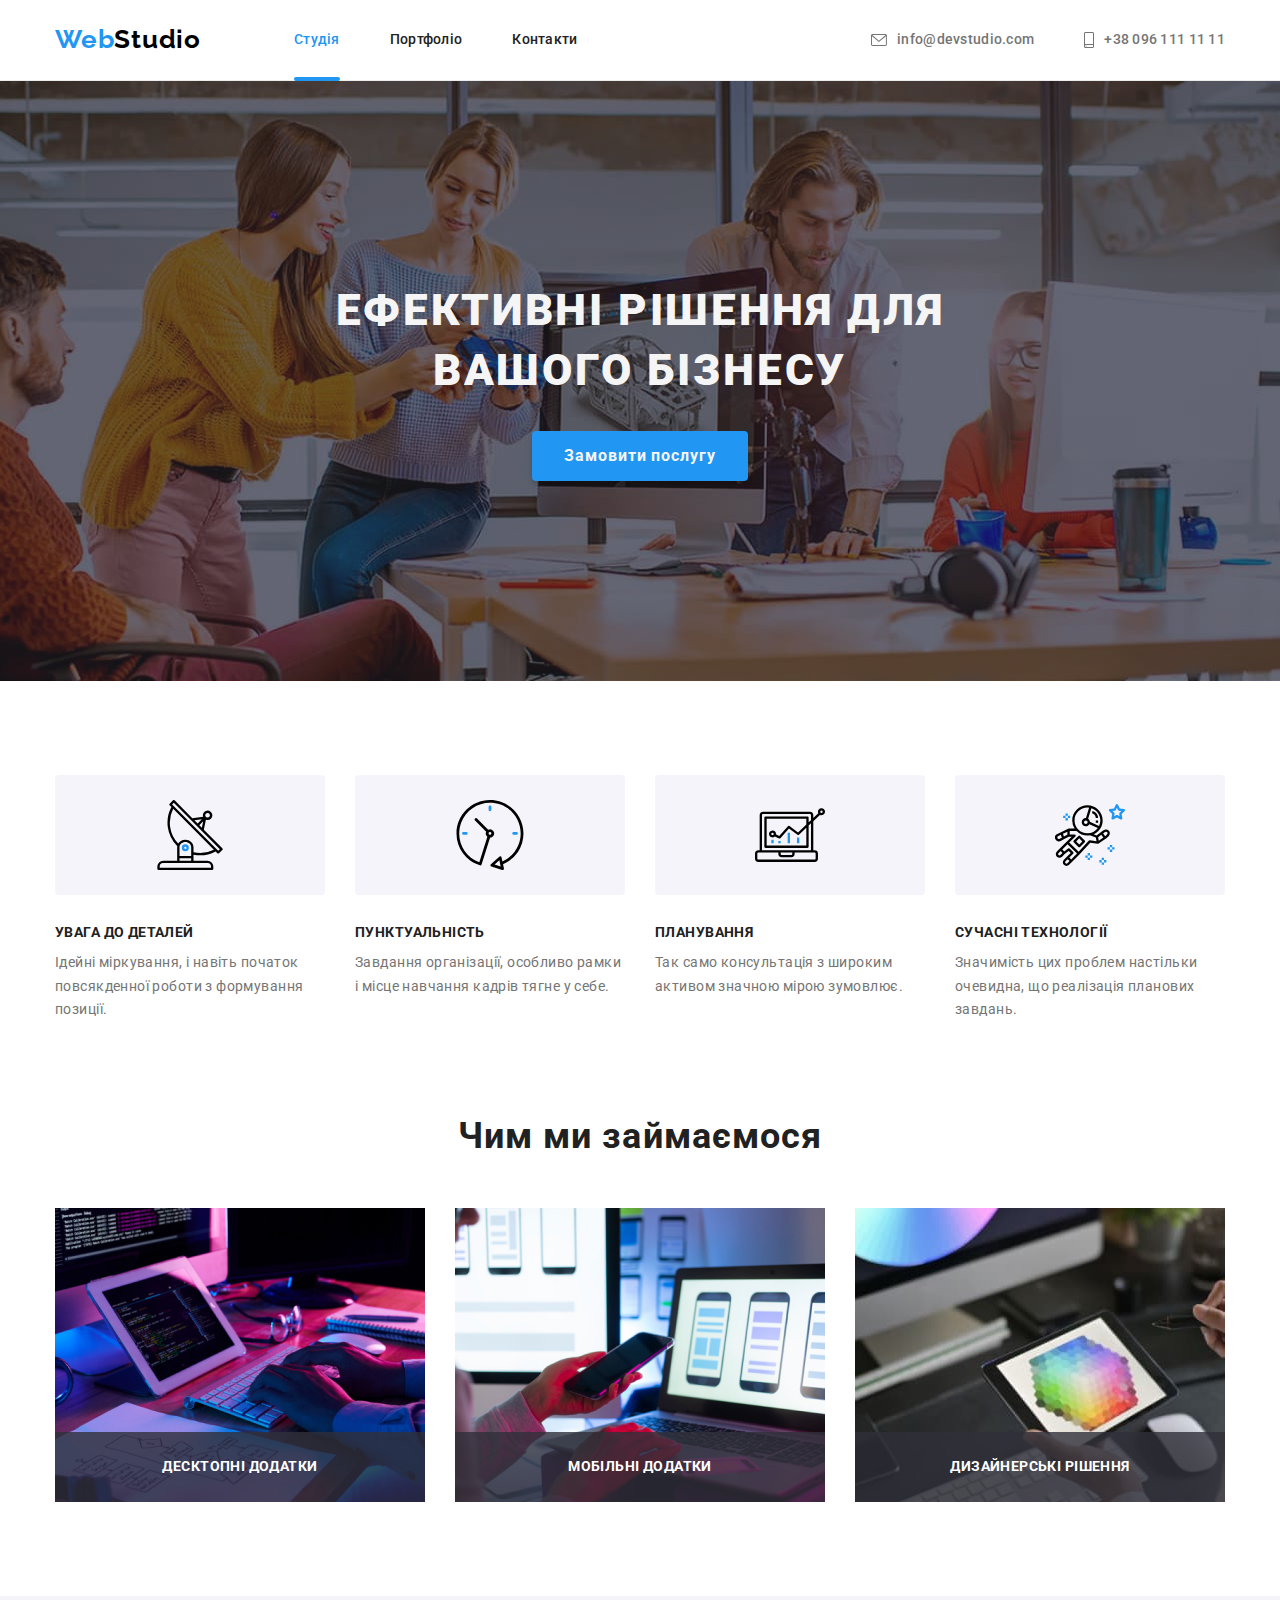
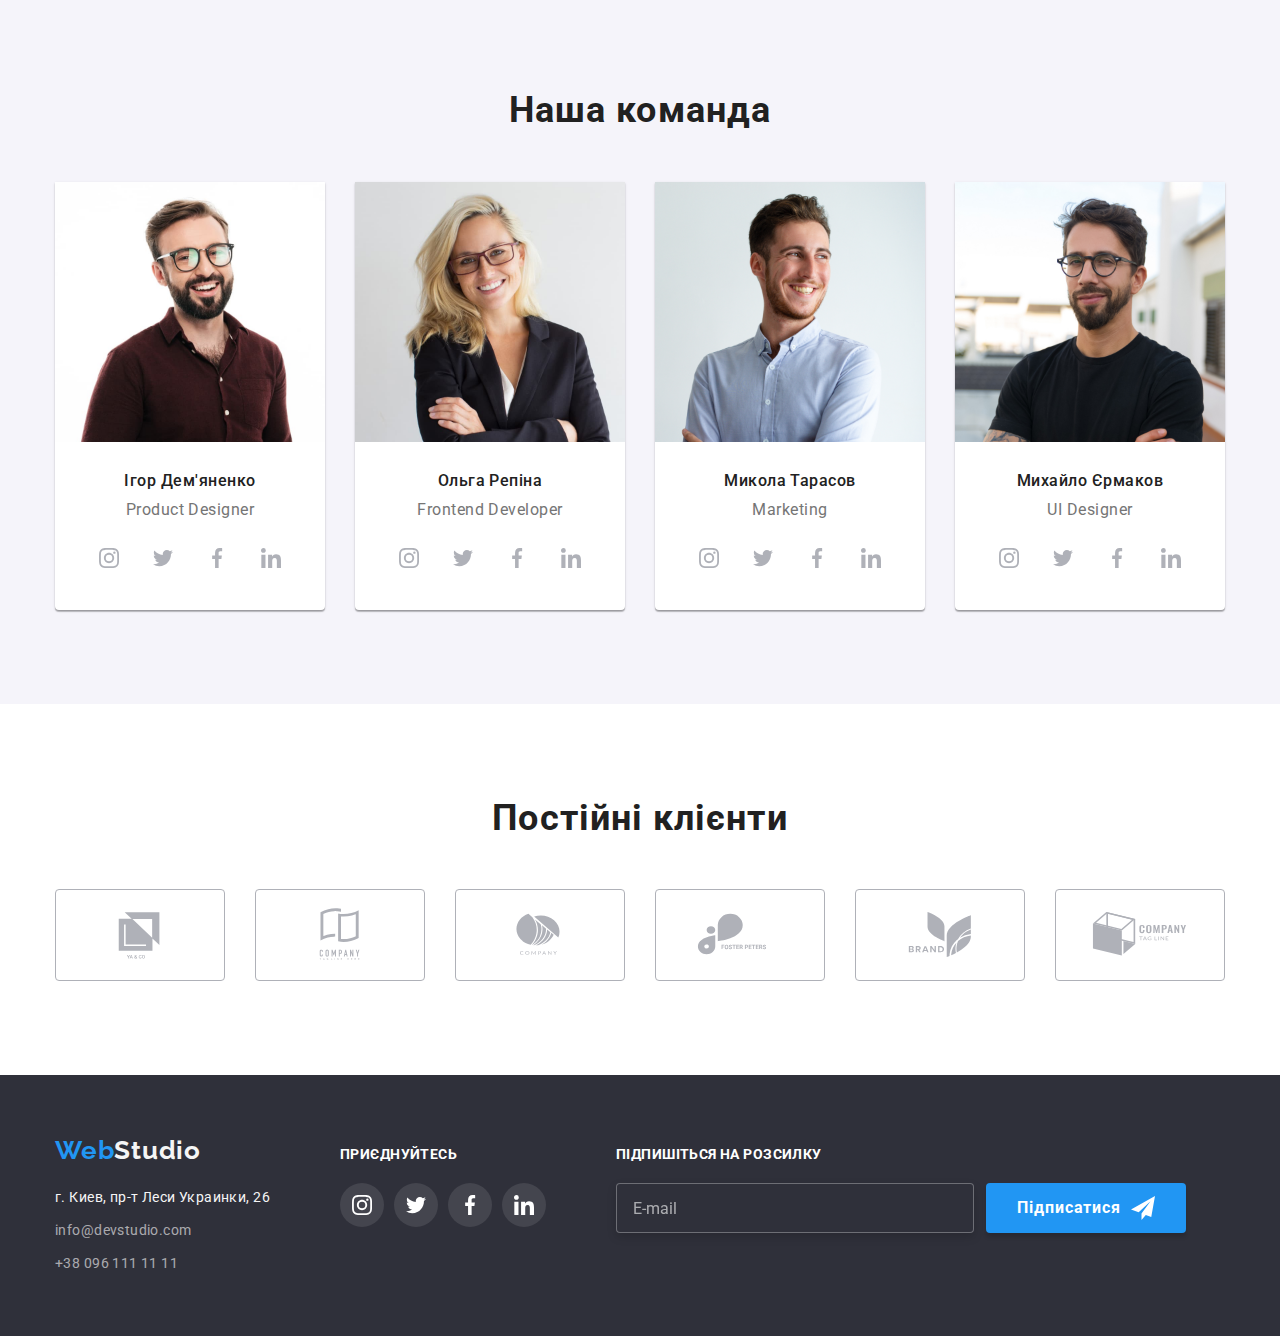
<file: index.html>
<!DOCTYPE html>
<html lang="uk">
<head>
    <meta charset="UTF-8">
    <meta http-equiv="X-UA-Compatible" content="IE=edge">
    <meta name="viewport" content="width, initial-scale=1.0">
    <title>Document</title>
    <link
      rel="stylesheet"
      href="https://cdnjs.cloudflare.com/ajax/libs/modern-normalize/1.1.0/modern-normalize.css"
      integrity="sha512-Y0MM+V6ymRKN2zStTqzQ227DWhhp4Mzdo6gnlRnuaNCbc+YN/ZH0sBCLTM4M0oSy9c9VKiCvd4Jk44aCLrNS5Q=="
      crossorigin="anonymous"
      referrerpolicy="no-referrer"
    />
    <link rel="preconnect" href="https://fonts.googleapis.com">
    <link rel="preconnect" href="https://fonts.gstatic.com" crossorigin>
    <link
      href="https://fonts.googleapis.com/css2?family=Raleway:wght@700&family=Roboto:wght@400;500;700;900&display=swap"
      rel="stylesheet">
    <link rel="stylesheet" href="./css/styles.css">
</head>
<body>
    <header class="header">
        <div class="container">
        <a href="./index.html" class="logo">Web<span class="logo-black">Studio</span></a>
            <nav>
            <ul class="header-item list">
                <li><a href="./index.html" class="header-link current">Студія</a></li>
                <li><a href="./portfolio.html" class="header-link">Портфоліо</a></li>
                <li><a href="" class="header-link">Контакти</a></li>
            </ul>     
        </nav>
        <ul class="contact-item list">
            <li class="contact-list-list"><a href="mailto:info@devstudio.com" class="contact-link">
                <svg class="contact-icon" width="16" height="12">
                    <use href="./images/icons.svg#icon-envelope"></use>
                </svg>
                  info@devstudio.com</a>
            </li>
            <li><a href="tel:+380961111111" class="contact-link">
                <svg class="contact-icon" width="10" height="16">
                    <use href="./images/icons.svg#icon-vector"></use>
                  </svg>
                  +38 096 111 11 11</a>
            </li>
        </ul>
        </div>
    </header>
    <main>
        <section class="order">
        <div class="container">
        <h1 class="order-title">Ефективні рішення для вашого бізнесу</h1>
        <button type="button" class="order-btn" data-modal-open>Замовити послугу</button>
        </div>
        </section>
        <section class="section features-content">
            <div class="container">
            <h2 class="visually-hidden">Особливості</h2>
            <ul class="features list">
            <li class="features-item">
                <div class="features-box">
                    <svg class="features-img" width="70" height="70">
                        <use href="./images/icons.svg#icon-antenna"></use>
                      </svg>
                </div>
                <h3 class="benefits">увага до деталей</h3>
                <p class="ben-about">Ідейні міркування, і навіть початок повсякденної роботи з формування позиції.</p>
            </li>
            <li class="features-item">
                <div class="features-box">
                    <svg class="features-img" width="70" height="70">
                        <use href="./images/icons.svg#icon-clock"></use>
                    </svg>
                </div>
                <h3 class="benefits">пунктуальність</h3>
                <p class="ben-about">Завдання організації, особливо рамки і місце навчання кадрів тягне у себе.</p>
            </li>
            <li class="features-item">
                <div class="features-box">
                    <svg class="features-img" width="70" height="70">
                        <use href="./images/icons.svg#icon-diagram"></use>
                    </svg>
                </div>
                <h3 class="benefits">планування</h3>
                <p class="ben-about">Так само консультація з широким активом значною мірою зумовлює.</p>
            </li>
            <li class="features-item">
                <div class="features-box">
                    <svg class="features-img" width="70" height="70">
                        <use href="./images/icons.svg#icon-astronaut"></use>
                    </svg>
                </div>
                <h3 class="benefits">сучасні технології</h3>
                <p class="ben-about">Значимість цих проблем настільки очевидна, що реалізація планових завдань.</p>
            </li>
            </ul>
            </div>
        </section>
        <section class="section about-section">
            <div class="container">
            <h2 class="about">Чим ми займаємося</h2>
            <ul class="list employment">
            <li class="employment-item">
                <img src="./images/photo1.jpg" alt="фото1" width="370" height="295" class="employment-image">
                <p class="employment-text">Десктопні додатки</p>
            </li>
            <li class="employment-item">
                <img src="./images/photo2.jpg" alt="фото2" width="370" height="295" class="employment-image">
                <p class="employment-text">Мобільні додатки</p>
            </li>
            <li class="employment-item">
                <img src="./images/photo3.jpg" alt="фото3" width="370" height="295" class="employment-image">
                <p class="employment-text">Дизайнерські рішення</p>
            </li>
            </ul>
            </div>
        </section>
        <section class="team-sec section">
            <div class="container">
            <h2 class="team-title">Наша команда</h2>
                    <ul class="team list">
                    <li class="team-win">
                        <img class="team-image" src="./images/photo4.jpg" alt="ігор" width="270" height="260">
                        <div class="team-box">
                            <h3 class="team-name">Ігор Дем'яненко</h3>
                            <p lang="en" class="team-text">Product Designer</p>
                            <ul class="team-soc list">
                                <li class="team-soc-item">
                                    <a href="" class="team-soc-link">
                                        <svg class="team-soc-icon" width="20" height="20">
                                          <use href="./images/icons.svg#icon-instagram"></use>
                                        </svg>
                                    </a>
                                </li>
                                <li class="team-soc-item">
                                    <a href="" class="team-soc-link">
                                        <svg class="team-soc-icon" width="20" height="20">
                                          <use href="./images/icons.svg#icon-twitter"></use>
                                        </svg>
                                    </a>
                                </li>
                                <li class="team-soc-item">
                                    <a href="" class="team-soc-link">
                                        <svg class="team-soc-icon" width="20" height="20">
                                          <use href="./images/icons.svg#icon-facebook"></use>
                                        </svg>
                                    </a>
                                </li>
                                <li class="team-soc-item">
                                    <a href="" class="team-soc-link">
                                    <svg class="team-soc-icon" width="20" height="20">
                                      <use href="./images/icons.svg#icon-linkedin"></use>
                                    </svg>
                                  </a>
                                </li>
                            </ul>
                        </div>               
                    </li>
                    <li class="team-win">
                        <img class="team-image" src="./images/photo5.jpg" alt="ольга" width="270" height="260">
                        <div class="team-box">
                            <h3 class="team-name">Ольга Репіна</h3>
                            <p lang="en" class="team-text">Frontend Developer</p>
                            <ul class="team-soc list">
                                <li class="team-soc-item">
                                    <a href="" class="team-soc-link">
                                        <svg class="team-soc-icon" width="20" height="20">
                                          <use href="./images/icons.svg#icon-instagram"></use>
                                        </svg>
                                    </a>
                                </li>
                                <li class="team-soc-item">
                                    <a href="" class="team-soc-link">
                                        <svg class="team-soc-icon" width="20" height="20">
                                          <use href="./images/icons.svg#icon-twitter"></use>
                                        </svg>
                                    </a>
                                </li>
                                <li class="team-soc-item">
                                    <a href="" class="team-soc-link">
                                        <svg class="team-soc-icon" width="20" height="20">
                                          <use href="./images/icons.svg#icon-facebook"></use>
                                        </svg>
                                    </a>
                                </li>
                                <li class="team-soc-item">
                                    <a href="" class="team-soc-link">
                                    <svg class="team-soc-icon" width="20" height="20">
                                      <use href="./images/icons.svg#icon-linkedin"></use>
                                    </svg>
                                  </a>
                                </li>
                            </ul>
                        </div>
                    </li>
                    <li class="team-win">
                        <img class="team-image" src="./images/photo6.jpg" alt="микола" width="270" height="260">
                        <div class="team-box">
                            <h3 class="team-name">Микола Тарасов</h3>
                            <p lang="en" class="team-text">Marketing</p>
                            <ul class="team-soc list">
                                <li class="team-soc-item">
                                    <a href="" class="team-soc-link">
                                        <svg class="team-soc-icon" width="20" height="20">
                                          <use href="./images/icons.svg#icon-instagram"></use>
                                        </svg>
                                    </a>
                                </li>
                                <li class="team-soc-item">
                                    <a href="" class="team-soc-link">
                                        <svg class="team-soc-icon" width="20" height="20">
                                          <use href="./images/icons.svg#icon-twitter"></use>
                                        </svg>
                                    </a>
                                </li>
                                <li class="team-soc-item">
                                    <a href="" class="team-soc-link">
                                        <svg class="team-soc-icon" width="20" height="20">
                                          <use href="./images/icons.svg#icon-facebook"></use>
                                        </svg>
                                    </a>
                                </li>
                                <li class="team-soc-item">
                                    <a href="" class="team-soc-link">
                                    <svg class="team-soc-icon" width="20" height="20">
                                      <use href="./images/icons.svg#icon-linkedin"></use>
                                    </svg>
                                  </a>
                                </li>
                            </ul>
                        </div>
                   </li>
                    <li class="team-win">
                        <img class="team-image" src="./images/photo7.jpg" alt="михайло" width="270" height="260">
                        <div class="team-box">
                            <h3 class="team-name">Михайло Єрмаков</h3>
                            <p lang="en" class="team-text">UI Designer</p>
                            <ul class="team-soc list">
                                <li class="team-soc-item">
                                    <a href="" class="team-soc-link">
                                        <svg class="team-soc-icon" width="20" height="20">
                                          <use href="./images/icons.svg#icon-instagram"></use>
                                        </svg>
                                    </a>
                                </li>
                                <li class="team-soc-item">
                                    <a href="" class="team-soc-link">
                                        <svg class="team-soc-icon" width="20" height="20">
                                          <use href="./images/icons.svg#icon-twitter"></use>
                                        </svg>
                                    </a>
                                </li>
                                <li class="team-soc-item">
                                    <a href="" class="team-soc-link">
                                        <svg class="team-soc-icon" width="20" height="20">
                                          <use href="./images/icons.svg#icon-facebook"></use>
                                        </svg>
                                    </a>
                                </li>
                                <li class="team-soc-item">
                                    <a href="" class="team-soc-link">
                                    <svg class="team-soc-icon" width="20" height="20">
                                      <use href="./images/icons.svg#icon-linkedin"></use>
                                    </svg>
                                  </a>
                                </li>
                            </ul>
                        </div>
                    </li>
                </ul>
            </div>
        </section>
        <section class="section">
            <div class="container">
                <h2 class="team-title">Постійні клієнти</h2>
                <ul class="customers-list list">
                    <li class="customers-item">
                        <a href="" class="customers-link">
                            <svg class="customers-logo" width="106" height="60">
                              <use href="./images/icons.svg#icon-logo"></use>
                            </svg>
                          </a>
                    </li>
                    <li class="customers-item">
                        <a href="" class="customers-link">
                            <svg class="customers-logo" width="106" height="60">
                              <use href="./images/icons.svg#icon-logo-1"></use>
                            </svg>
                          </a>
                    </li>
                    <li class="customers-item">
                        <a href="" class="customers-link">
                            <svg class="customers-logo" width="106" height="60">
                              <use href="./images/icons.svg#icon-logo-2"></use>
                            </svg>
                          </a>
                    </li>
                    <li class="customers-item">
                        <a href="" class="customers-link">
                            <svg class="customers-logo" width="106" height="60">
                              <use href="./images/icons.svg#icon-logo-3"></use>
                            </svg>
                          </a>
                    </li>
                    <li class="customers-item">
                        <a href="" class="customers-link">
                            <svg class="customers-logo" width="106" height="60">
                              <use href="./images/icons.svg#icon-logo-4"></use>
                            </svg>
                          </a>
                    </li>
                    <li class="customers-item">
                        <a href="" class="customers-link">
                            <svg class="customers-logo" width="106" height="60">
                              <use href="./images/icons.svg#icon-logo-5"></use>
                            </svg>
                          </a>
                    </li>
                </ul>

            </div>

        </section>
    </main>
    <footer class="footer">
        <div class="container">
            <div class="footer-info">
                <div class="footer-adress-section">
            <a href="./index.html" class="logo-footer">Web<span class="logo-white">Studio</span></a>
            <address class="adress">
                <ul class="footer-adress list">
                    <li class="footer-list"><a href="https://goo.gl/maps/CPtrU1FHBa2aNyZL9" class="adress-nav" target="_blank" rel="noopener noreferrer nofollow">г. Киев, пр-т Леси Украинки, 26</a></li>
                    <li class="footer-list"><a href="mailto:info@devstudio.com" class="main-nav">info@devstudio.com</a></li>
                    <li class="footer-list"><a href="tel:+380961111111" class="main-nav">+38 096 111 11 11</a></li>
                </ul>
            </address>
                </div>
                <div class="footer-soc">
                    <p class="footer-soc-title">приєднуйтесь</p>
                    <ul class="footer-soc-list list">
                        <li class="footer-soc-items">
                            <a class="footer-soc-link" href="">
                                <svg class="footer-soc-icon" width="20" height="20">
                                  <use href="./images/icons.svg#icon-instagram"></use>
                                </svg>
                              </a>
                        </li>
                        <li class="footer-soc-items">
                            <a class="footer-soc-link" href="">
                                <svg class="footer-soc-icon" width="20" height="20">
                                  <use href="./images/icons.svg#icon-twitter"></use>
                                </svg>
                              </a>
                        </li>
                        <li class="footer-soc-items">
                            <a class="footer-soc-link" href="">
                                <svg class="footer-soc-icon" width="20" height="20">
                                  <use href="./images/icons.svg#icon-facebook"></use>
                                </svg>
                              </a>
                        </li>
                        <li class="footer-soc-items">
                            <a class="footer-soc-link" href="">
                                <svg class="footer-soc-icon" width="20" height="20">
                                  <use href="./images/icons.svg#icon-linkedin"></use>
                                </svg>
                              </a>
                        </li>
                    </ul>
                </div>
                <form class="subscription-form">
                    <label for="footer-email" class="footer-subscription-text">Підпишіться на розсилку</label>
                    <div class="footer-subscription">
                        <input type="email" class="footer-input" name="footer-email"
                        id="footer-email" placeholder="E-mail">
                        <button type="button" class="subscription-btn">
                            Підписатися
                            <svg class="footer-mail-icon" width="24" height="24">
                                <use href="./images/icons.svg#icon-send"></use>
                            </svg>
                        </button>
                    </div>
                </form>
             </div>
        </div>
    </footer>
    <div class="backdrop is-hidden" data-modal>
        <div class="modal">
            <button type="button" class="modal-close" data-modal-close>
                <svg class="modal-close-icon" width="18" height="18">
                    <use href="./images/icons.svg#icon-close"></use>
                </svg>
            </button>
            <p class="modal-title">Залиште свої дані, ми вам передзвонимо</p>
            <form class="modal-form">
                <div class="input-field">
                    <label for="user-name" class="inpute-title">Ім'я</label>
                    <span class="input-wrap">
                        <input type="text" class="form-input" name="user-name" id="user-name"/>
                        <svg class="input-icon" width="18" height="18">
                        <use href="./images/icons.svg#icon-input-person"></use>
                        </svg>
                    </span>
                </div>
                <div class="input-field">
                    <label for="user-tel" class="inpute-title">Телефон</label>
                    <span class="input-wrap">
                      <input type="tel" class="form-input" name="user-tel" id="user-tel" />
                      <svg class="input-icon" width="18" height="18">
                        <use href="./images/icons.svg#icon-input-phone"></use>
                      </svg>
                    </span>
                  </div>
                  <div class="input-field">
                    <label for="user-mail" class="inpute-title">Пошта</label>
                    <span class="input-wrap">
                      <input type="email" class="form-input" name="user-mail" id="user-mail" />
                      <svg class="input-icon" width="18" height="18">
                        <use href="./images/icons.svg#icon-input-email"></use>
                      </svg>
                    </span>
                  </div>
                  <div class="comment-field">
                    <label for="user-comment" class="inpute-title">Коментар</label>
                    <textarea
                      name="user-comment"
                      id="user-comment"
                      cols="30"
                      rows="10"
                      class="modal-text"
                      placeholder="Введіть текст"
                    ></textarea>
                  </div>
                  <div class="checkbox-field">
                    <input
                      type="checkbox"
                      name="user-policy"
                      value="true"
                      class="input-check visually-hidden"
                      id="user-policy"/>
                    <label for="user-policy" class="check-text">
                        <span class="check-icon">
                            <svg class="icon-check" width="16" height="15">
                                <use href="./images/icons.svg#icon-check"></use>
                            </svg>
                        </span>
                        <span>
                            Погоджуюся з розсилкою та приймаю
                            <a href="" class="check-text-link">Умови договору</a>
                        </span>
            </label>
                  </div>
                  <button type="submit" class="check-btn">Відправити</button>     
            </form>
        </div>
    </div>
    <script src="./js/modal.js"></script>
</body>
</html>
</file>
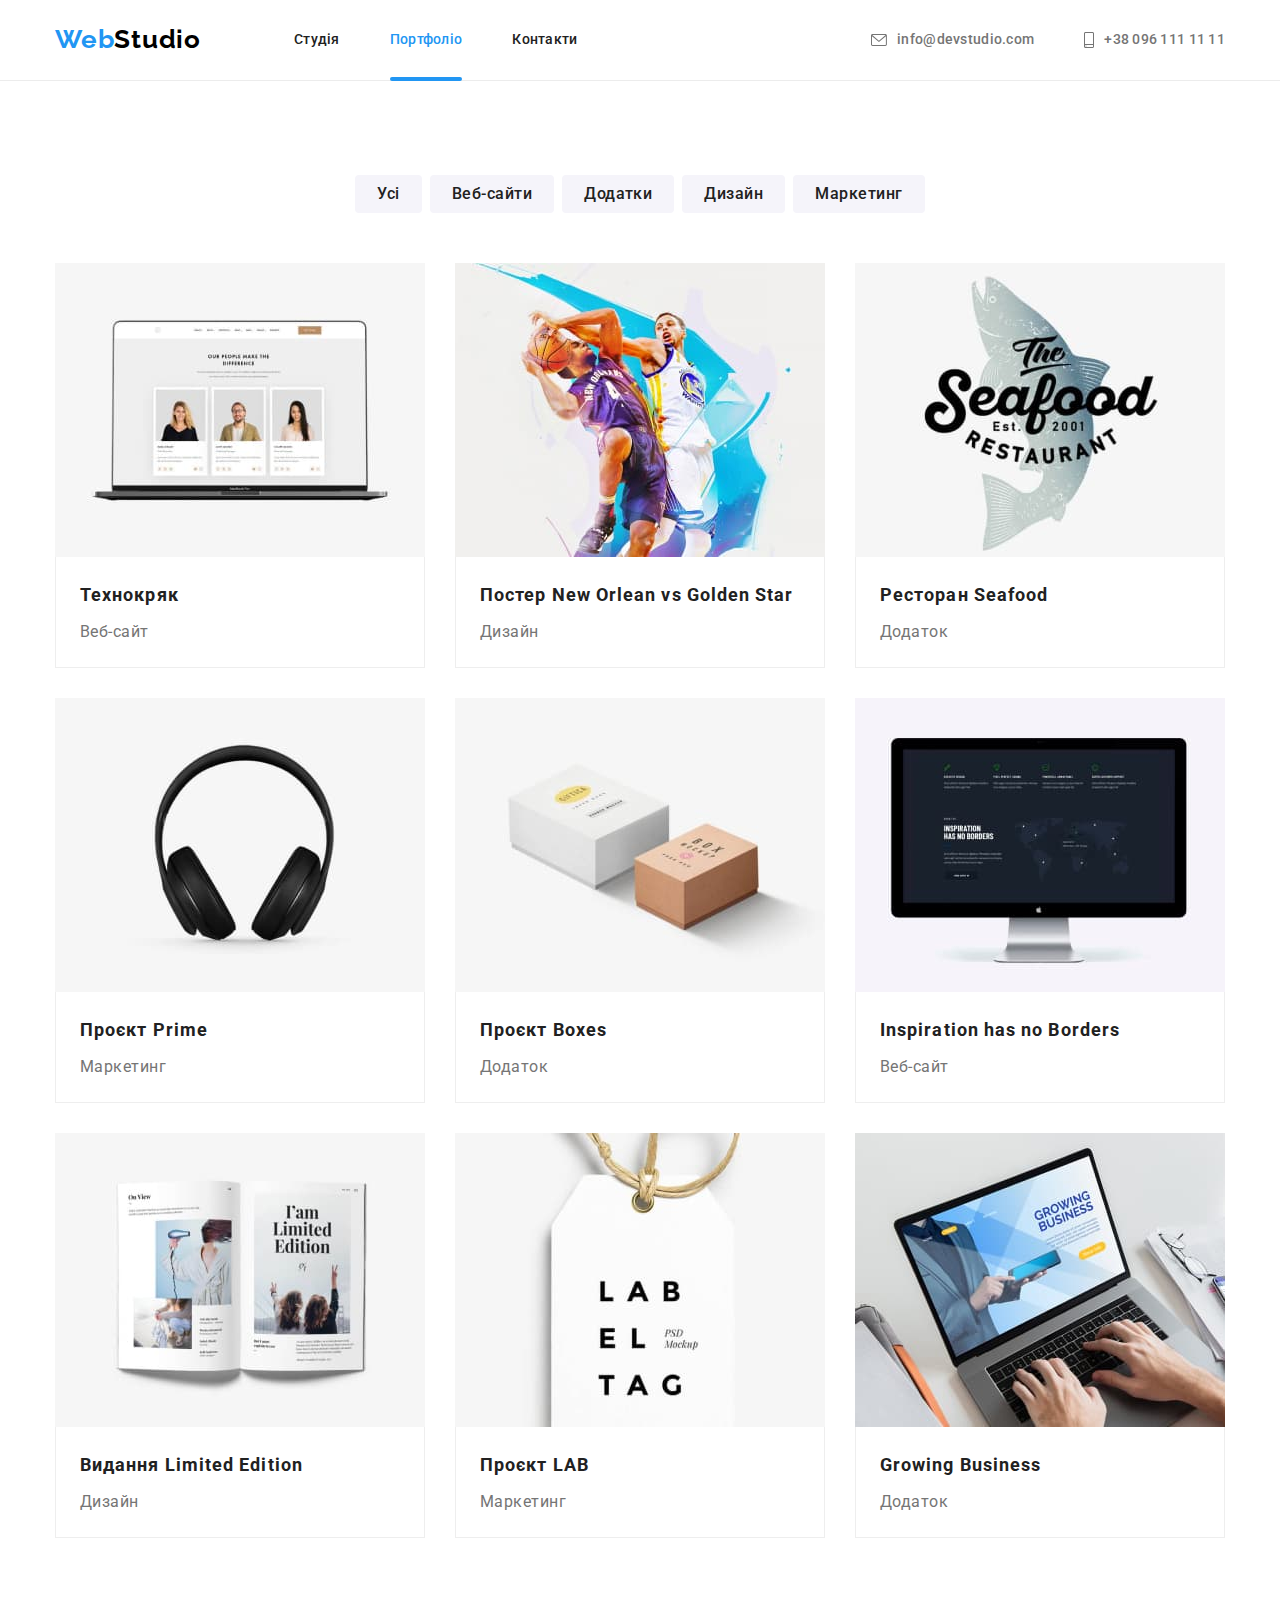
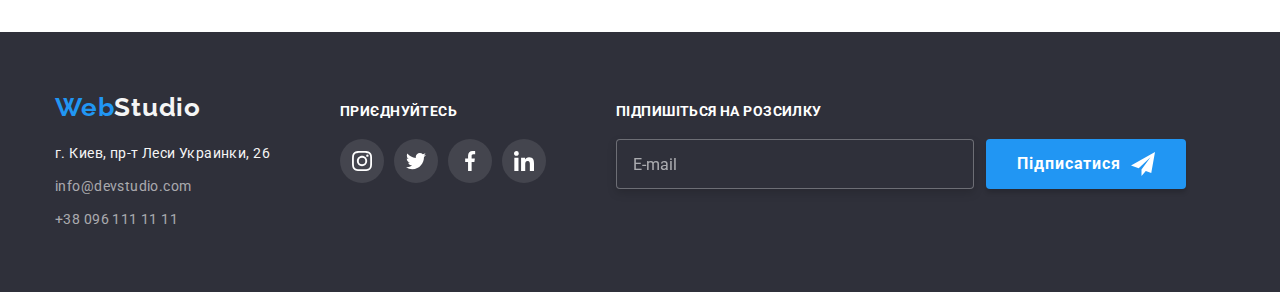
<file: portfolio.html>
<!DOCTYPE html>
<html lang="uk">
<head>
    <meta charset="UTF-8">
    <meta http-equiv="X-UA-Compatible" content="IE=edge">
    <meta name="viewport" content="width, initial-scale=1.0">
    <title>Document</title>
    <link
      rel="stylesheet"
      href="https://cdnjs.cloudflare.com/ajax/libs/modern-normalize/1.1.0/modern-normalize.css"
      integrity="sha512-Y0MM+V6ymRKN2zStTqzQ227DWhhp4Mzdo6gnlRnuaNCbc+YN/ZH0sBCLTM4M0oSy9c9VKiCvd4Jk44aCLrNS5Q=="
      crossorigin="anonymous"
      referrerpolicy="no-referrer"
    />
    <link rel="preconnect" href="https://fonts.googleapis.com">
    <link rel="preconnect" href="https://fonts.gstatic.com" crossorigin>
    <link
      href="https://fonts.googleapis.com/css2?family=Raleway:wght@700&family=Roboto:wght@400;500;700;900&display=swap"
      rel="stylesheet">
    <link rel="stylesheet" href="./css/styles.css">
</head>
<body>
    <header class="header">
        <div class="container">
        <a href="./index.html" class="logo">Web<span class="logo-black">Studio</span></a>
            <nav>
            <ul class="header-item list">
                <li><a href="./index.html" class="header-link">Студія</a></li>
                <li><a href="./portfolio.html" class="header-link current">Портфоліо</a></li>
                <li><a href="" class="header-link">Контакти</a></li>
            </ul>     
        </nav>
        <ul class="contact-item list">
            <li class="contact-list-list"><a href="mailto:info@devstudio.com" class="contact-link">
                <svg class="contact-icon" width="16" height="12">
                    <use href="./images/icons.svg#icon-envelope"></use>
                </svg>
                  info@devstudio.com</a>
            </li>
            <li><a href="tel:+380961111111" class="contact-link">
                <svg class="contact-icon" width="10" height="16">
                    <use href="./images/icons.svg#icon-vector"></use>
                  </svg>
                  +38 096 111 11 11</a>
            </li>
        </ul>
        </div>
    </header>
    <main>
        <section class="section">
        <div class="container">
        <h1 class="visually-hidden">Наші продукти</h1>
            <ul class="portfolio">
                <li class="list"><button type="button" class="fil-btn">Усі</button></li>
                <li class="list"><button type="button" class="fil-btn">Веб-сайти</button></li>
                <li class="list"><button type="button" class="fil-btn">Додатки</button></li>
                <li class="list"><button type="button" class="fil-btn">Дизайн</button></li>
                <li class="list"><button type="button" class="fil-btn">Маркетинг</button></li>
            </ul>
            <ul class="portfolio-tech">
                <li class="projects list">
                    <a href="" class="portfolio-link">
                        <div class="portfolio-wrap">
                            <img src="./images/techno.jpg" alt="технокряк" width="370" height="295">
                            <p class="portfolio-top-text">Ресурс пропонує комплексні пропозиції з різним рівнем функціоналу та сервісів.
                                Все це дозволить відвідувачу отримати вичерпні відомості про компанію чи
                                приватну особу.</p>
                        </div>
                        <div class="portfolio-block">
                            <h2 class="projects-name">Технокряк</h2>
                            <p class="projects-class">Веб-сайт</p>
                        </div>
                    </a>
                </li>
                <li class="projects list">
                    <a href="" class="portfolio-link">
                        <div class="portfolio-wrap">
                            <img src="./images/nba.jpg" alt="постер" width="370" height="295">
                            <p class="portfolio-top-text">Ресурс пропонує комплексні пропозиції з різним рівнем функціоналу та сервісів.
                                Все це дозволить відвідувачу отримати вичерпні відомості про компанію чи
                                приватну особу.</p>
                        </div>
                        <div class="portfolio-block">
                            <h2 class="projects-name">Постер <span lang="en">New Orlean vs Golden Star</span></h2>
                            <p class="projects-class">Дизайн</p>
                        </div>
                    </a>
                </li>
                <li class="projects list">
                    <a href="" class="portfolio-link">
                        <div class="portfolio-wrap">
                            <img src="./images/seafood.jpg" alt="риба" width="370" height="295">
                            <p class="portfolio-top-text">Ресурс пропонує комплексні пропозиції з різним рівнем функціоналу та сервісів.
                                Все це дозволить відвідувачу отримати вичерпні відомості про компанію чи
                                приватну особу.</p>
                        </div>
                        <div class="portfolio-block">
                            <h2 class="projects-name">Ресторан <span lang="en">Seafood</span></h2>
                            <p class="projects-class">Додаток</p>
                        </div>
                    </a>
                </li>
                <li class="projects list">
                    <a href="" class="portfolio-link">
                        <div class="portfolio-wrap">
                            <img src="./images/prime.jpg" alt="веб" width="370" height="295">
                            <p class="portfolio-top-text">Ресурс пропонує комплексні пропозиції з різним рівнем функціоналу та сервісів.
                                Все це дозволить відвідувачу отримати вичерпні відомості про компанію чи
                                приватну особу.</p>
                        </div>
                        <div class="portfolio-block">
                            <h2 class="projects-name">Проєкт <span lang="en">Prime</span></h2>
                            <p class="projects-class">Маркетинг</p>
                        </div>
                    </a>
                </li>
                <li class="projects list">
                    <a href="" class="portfolio-link">
                        <div class="portfolio-wrap">
                            <img src="./images/boxes.jpg" alt="коробка" width="370" height="295">
                            <p class="portfolio-top-text">Ресурс пропонує комплексні пропозиції з різним рівнем функціоналу та сервісів.
                                Все це дозволить відвідувачу отримати вичерпні відомості про компанію чи
                                приватну особу.</p>
                            </div>
                        <div class="portfolio-block">
                            <h2 class="projects-name">Проєкт <span lang="en">Boxes</span></h2>
                            <p class="projects-class">Додаток</p>
                        </div>
                    </a>
                </li>
                <li class="projects list">
                    <a href="" class="portfolio-link">
                        <div class="portfolio-wrap">
                            <img src="./images/inspiration.jpg" alt="монітор" width="370" height="295">
                            <p class="portfolio-top-text">Ресурс пропонує комплексні пропозиції з різним рівнем функціоналу та сервісів.
                                Все це дозволить відвідувачу отримати вичерпні відомості про компанію чи
                                приватну особу.</p>
                        </div>
                        <div class="portfolio-block">
                            <h2 class="projects-name" lang="en">Inspiration has no Borders</h2>
                            <p class="projects-class">Веб-сайт</p>
                        </div>
                    </a>
                </li>
                <li class="projects list">
                    <a href="" class="portfolio-link">
                        <div class="portfolio-wrap">
                            <img src="./images/limited.jpg" alt="видання" width="370" height="295">
                            <p class="portfolio-top-text">Ресурс пропонує комплексні пропозиції з різним рівнем функціоналу та сервісів.
                                Все це дозволить відвідувачу отримати вичерпні відомості про компанію чи
                                приватну особу.</p>
                        </div>
                        <div class="portfolio-block">
                            <h2 class="projects-name">Видання <span lang="en">Limited Edition</span></h2>
                            <p class="projects-class">Дизайн</p>
                        </div>
                    </a>
                </li>
                <li class="projects list">
                    <a href="" class="portfolio-link">
                        <div class="portfolio-wrap">
                        <img src="./images/lab.jpg" alt="маркетинг" width="370" height="295">
                        <p class="portfolio-top-text">Ресурс пропонує комплексні пропозиції з різним рівнем функціоналу та сервісів.
                            Все це дозволить відвідувачу отримати вичерпні відомості про компанію чи
                            приватну особу.</p>
                        </div>
                    <div class="portfolio-block">
                        <h2 class="projects-name">Проєкт <span lang="en">LAB</span></h2>
                        <p class="projects-class">Маркетинг</p>
                    </div>
                     </a>
                </li>
                <li class="projects list">
                    <a href="" class="portfolio-link">
                        <div class="portfolio-wrap">
                        <img src="./images/business.jpg" alt="додаток" width="370" height="295">
                        <p class="portfolio-top-text">Ресурс пропонує комплексні пропозиції з різним рівнем функціоналу та сервісів.
                            Все це дозволить відвідувачу отримати вичерпні відомості про компанію чи
                            приватну особу.</p>
                        </div>
                    <div class="portfolio-block">
                        <h2 class="projects-name" lang="en">Growing Business</h2>
                        <p class="projects-class">Додаток</p>
                    </div>
                </a>
                 </li>
            </ul>
        </div>
        </section>
    </main>
    <footer class="footer">
        <div class="container">
            <div class="footer-info">
                <div class="footer-adress-section">
            <a href="./index.html" class="logo-footer">Web<span class="logo-white">Studio</span></a>
            <address class="adress">
                <ul class="footer-adress list">
                    <li class="footer-list"><a href="https://goo.gl/maps/CPtrU1FHBa2aNyZL9" class="adress-nav" target="_blank" rel="noopener noreferrer nofollow">г. Киев, пр-т Леси Украинки, 26</a></li>
                    <li class="footer-list"><a href="mailto:info@devstudio.com" class="main-nav">info@devstudio.com</a></li>
                    <li class="footer-list"><a href="tel:+380961111111" class="main-nav">+38 096 111 11 11</a></li>
                </ul>
            </address>
                </div>
                <div class="footer-soc">
                    <h2 class="footer-soc-title">приєднуйтесь</h2>
                    <ul class="footer-soc-list list">
                        <li class="footer-soc-items">
                            <a class="footer-soc-link" href="">
                                <svg class="footer-soc-icon" width="20" height="20">
                                  <use href="./images/icons.svg#icon-instagram"></use>
                                </svg>
                              </a>
                        </li>
                        <li class="footer-soc-items">
                            <a class="footer-soc-link" href="">
                                <svg class="footer-soc-icon" width="20" height="20">
                                  <use href="./images/icons.svg#icon-twitter"></use>
                                </svg>
                              </a>
                        </li>
                        <li class="footer-soc-items">
                            <a class="footer-soc-link" href="">
                                <svg class="footer-soc-icon" width="20" height="20">
                                  <use href="./images/icons.svg#icon-facebook"></use>
                                </svg>
                              </a>
                        </li>
                        <li class="footer-soc-items">
                            <a class="footer-soc-link" href="">
                                <svg class="footer-soc-icon" width="20" height="20">
                                  <use href="./images/icons.svg#icon-linkedin"></use>
                                </svg>
                              </a>
                        </li>
                    </ul>
                </div>
                <form class="subscription-form">
                    <label for="footer-email" class="footer-subscription-text">Підпишіться на розсилку</label>
                    <div class="footer-subscription">
                        <input type="email" class="footer-input" name="footer-email"
                        id="footer-email" placeholder="E-mail">
                        <button type="button" class="subscription-btn">
                            Підписатися
                            <svg class="footer-mail-icon" width="24" height="24">
                                <use href="./images/icons.svg#icon-send"></use>
                            </svg>
                        </button>
                    </div>
                </form>
             </div>
        </div>
    </footer> 
</body>
</html>
</file>
<file: css/styles.css>
:root {
    --secondary-white-color: #F5F5F5;
    --primary-white-color: #FFFFFF;
    --title-text-color: #212121;
    --primary-text-color: #757575;
    --accent-color: #2196F3;
    --modal-btn-close-color: #000;
}
body {
    background-color: var(--primary-white-color);
    color: var(--primary-text-color);
    font-family:'Roboto', sans-serif;
    font-style: normal;
}
h1,
h2,
h3,
p,
ul {
    margin: 0;
}
ul {
    padding: 0;
}
img {
    display: block;
    max-width: 100%;
    height: auto;
}
a {
    text-decoration: none;
}
.section {
    padding-top: 94px;
    padding-bottom: 94px;
}
.list {
    list-style: none;
}
.container {
    width: 1200px;
    padding-right: 15px;
    padding-left: 15px;
    margin: 0 auto;
    /*outline: 2px solid red;*/
}
.header .container {
    display: flex;
    align-items: center;
}
.logo {
    color: var(--accent-color);
    font-family: 'Raleway', sans-serif;
    font-weight: 700;
    font-size: 26px;
    line-height: 1.2;
    letter-spacing: 0.03em;
    text-decoration: none;

    display: inline-block;
    margin-right: 93px;
    align-items: center;
}
.logo-black {
    color: #000000;
}
.header {
    font-weight: 500;
    font-size: 14px;
    line-height: 1.14;
    background: var(--primary-white-color);
    border-bottom: 1px solid #ECECEC;
}
.header-link:hover,
.header-link:focus  {
    color: var(--accent-color);
}
.header-link {
    font-weight: 500;
    font-size: 14px;
    line-height: 1.14;
    letter-spacing: 0.02em;
    text-decoration: none;
    color: var(--title-text-color);

    display: block;
    padding: 32px 0 32px;

    transition-property: color;
    transition-duration: 250ms;
    transition-timing-function: cubic-bezier(0.4, 0, 0.2, 1);
}
.header-item .current {
    color: var(--accent-color);
    position: relative;
}
.header-item {
    text-align: center;
    display: flex;
    column-gap: 50px;
    margin-left: auto;
    color: var(--title-text-color);
}
.contact-item {
    display: flex;
    margin-left: auto;
    column-gap: 50px;
}
.contact-link {
    font-weight: 500;
    font-size: 14px;
    color: var(--primary-text-color);
    line-height: 1.14;
    letter-spacing: 0.02em;
    text-decoration: none;
    display: flex;
    align-items: center;

    transition-property: color;
    transition-duration: 250ms;
    transition-timing-function: cubic-bezier(0.4, 0, 0.2, 1);
}
.header-link.current::after {
    content: '';
    position: absolute;
    bottom: -1px;
    display: block;
    width: 100%;
    height: 4px;
    background-color: var(--accent-color);
    border-radius: 2px;
}
.contact-link:hover,
.contact-link:focus {
    color: var(--accent-color);
}
.contact-list-list {
    display: flex;
    align-items: center;
    justify-content: center;
}
.contact-icon {
    margin-right: 10px;
    fill: currentColor;
}
.order {
    background: #2F303A;
    padding: 200px 0;
    max-width: 1600px;
    margin: 0 auto;
    background-image: linear-gradient(rgba(47, 48, 58, 0.4), rgba(47, 48, 58, 0.4)), url(../images/hero-bg.jpg);
    background-repeat: no-repeat;
    background-position: center;
    background-size: cover;
}
.order-title {
    font-weight: 900;
    font-size: 44px;
    line-height: 1.36;
    letter-spacing: 0.06em;
    text-align: center;
    text-transform: uppercase;
    color: var(--secondary-white-color);

    max-width: 696px;
    margin: 0 auto;
    margin-bottom: 30px;
}
.order-btn {
    padding: 10px 32px;
    margin: 0 auto;
}
.order-btn {
    min-width: 216px;
    height: 50px;
    font-family: 'Roboto';
    background: var(--accent-color);
    box-shadow: 0px 4px 4px rgba(0, 0, 0, 0.15);
    font-weight: 700;
    font-size: 16px;
    line-height: 1.87;
    letter-spacing: 0.06em;
    color: var(--secondary-white-color);

    cursor: pointer;
    align-items: center;
    text-align: center;
    display: flex;
    border-radius: 4px;
    border: none;

    transition-property: background-color;
    transition-duration: 250ms;
    transition-timing-function: cubic-bezier(0.4, 0, 0.2, 1);
}
.order-btn:hover,
.order-btn:focus {
    background-color: #188CE8;
}
.features {
    display: flex;
    column-gap: 30px;
}
.features-img {
    display: flex;
    align-items: center;
    justify-content: center;
}
.features-box {
    width: 270px;
    height: 120px;
    background: #F5F4FA;
    border-radius: 4px;
    align-items: center;
    justify-content: center;
    margin-bottom: 30px;
    display: flex;
}
.features-item {
    flex-basis: calc((100% - 90px) / 4);
}
.benefits {
    font-weight: 700;
    font-size: 14px;
    line-height: 1.14;
    letter-spacing: 0.03em;
    text-transform: uppercase;
    color: var(--title-text-color);
    margin-bottom: 10px;
}
.ben-about {
    font-size: 14px;
    line-height: 1.71;
    letter-spacing: 0.03em;
}
.about-section {
    padding-top: 0;
}
.employment {
    display: flex;
    column-gap: 30px;
}
.employment-item {
    position: relative;
}
.about {
    font-weight: 700;
    font-size: 36px;
    line-height: 1.16;
    letter-spacing: 0.03em;
    color: var(--title-text-color);
    text-align: center;

    margin-bottom: 50px;
}
.employment-text {
    position: absolute;
    left: 0;
    bottom: 0;
    width: 100%;
    display: flex;
    justify-content: center;
    align-items: center;
    font-weight: 700;
    font-size: 14px;
    line-height: 1.14;
    letter-spacing: 0.03em;
    text-transform: uppercase;
    color: var(--primary-white-color);
    background: rgba(47, 48, 58, 0.8);
    height: 70px;
}
.team {
    display: flex;
    column-gap: 30px;
}
.team-sec {
    background-color: #F5F4FA;
}
.team-title {
    font-weight: 700;
    font-size: 36px;
    line-height: 1.16;
    letter-spacing: 0.03em;
    color: var(--title-text-color);
    text-align: center;

    margin-bottom: 50px;
}
.team-box {
    padding: 30px 0;
}
.team-soc {
    display: flex;
    justify-content: center;
    column-gap: 10px;
}
.team-soc-link {
    width: 44px;
    height: 44px;
    border-radius: 50%;
    display: flex;
    align-items: center;
    justify-content: center;

    transition-property: background-color;
    transition-duration: 250ms;
    transition-timing-function: cubic-bezier(0.4, 0, 0.2, 1);
}
.team-soc-icon {
    fill: #AFB1B8;

    transition-property: fill;
    transition-duration: 250ms;
    transition-timing-function: cubic-bezier(0.4, 0, 0.2, 1);
}
.team-soc-link:hover,
.team-soc-link:focus {
    background-color: var(--accent-color);
}
.team-soc-link:hover .team-soc-icon,
.team-soc-link:focus .team-soc-icon {
    fill: #FFFFFF;
}
.team-name {
    font-weight: 500;
    font-size: 16px;
    line-height: 1.18;
    letter-spacing: 0.03em;
    color: var(--title-text-color);
    text-align: center;

    margin-bottom: 10px;
}
.team-text {
    font-size: 16px;
    line-height: 1.18;
    letter-spacing: 0.03em;
    text-align: center;
    color: var(--primary-text-color);
    margin-bottom: 16px;
}
.team-win {
    background: #FFFFFF;
    box-shadow: 0px 1px 3px rgba(0, 0, 0, 0.12), 
    0px 1px 1px rgba(0, 0, 0, 0.14), 
    0px 2px 1px rgba(0, 0, 0, 0.2);
    border-radius: 0px 0px 4px 4px;

    width: calc((100% - 60px) / 3);
}
.customers-list {
    display: flex;
    align-items: center;
    justify-content: center;
    gap: 30px;
}
.customers-item {
    width: 170px;
    height: 92px;
}
.customers-link {
    display: flex;
    justify-content: center;
    align-items: center;
    width: 100%;
    height: 100%;
    border: 1px solid #AFB1B8;
    border-radius: 4px;

    transition-property: border-color;
    transition-duration: 250ms;
    transition-timing-function: cubic-bezier(0.4, 0, 0.2, 1);
}
.customers-logo {
    fill: #AFB1B8;

    transition-property: fill;
    transition-duration: 250ms;
    transition-timing-function: cubic-bezier(0.4, 0, 0.2, 1);
}
.customers-link:hover,
.customers-link:focus {
    border-color: #2196F3;
}
.customers-link:hover .customers-logo,
.customers-link:focus .customers-logo {
    fill: #2196F3;
}
.footer {
    background: #2F303A;
    padding: 60px 0 60px;
    display: flex;
}
.logo-footer {
    font-family: 'Raleway', sans-serif;
    font-style: normal;
    font-weight: 700;
    font-size: 26px;
    line-height: 1.19;
    letter-spacing: 0.03em;
    color: var(--accent-color);
    display: inline-block;

    margin-bottom: 20px;
}
.adress {
    font-style: normal;
}
.logo-white {
    color: var(--secondary-white-color);
}
.footer-list {
    margin-bottom: 9px;
}
.footer-list:last-child {
    margin-bottom: 0;
}
.adress-nav {
    font-size: 14px;
    line-height: 1.71;
    letter-spacing: 0.03em;
    color: var(--secondary-white-color);
    text-decoration: none;

    transition-property: color;
    transition-duration: 250ms;
    transition-timing-function: cubic-bezier(0.4, 0, 0.2, 1);
}
.adress-nav:hover,
.adress-nav:focus {
    color: var(--accent-color);
}
.main-nav {
    font-size: 14px;
    line-height: 1.71;
    letter-spacing: 0.03em;
    color: rgba(255, 255, 255, 0.6);
    text-decoration: none;

    transition-property: color;
    transition-duration: 250ms;
    transition-timing-function: cubic-bezier(0.4, 0, 0.2, 1);
}
.main-nav:hover,
.main-nav:focus {
    color: var(--accent-color);
}
.footer-info {
    display: flex;
    gap: 70px;
    align-items: baseline;
}
.footer-soc-title {
    font-weight: 700;
    font-size: 14px;
    line-height: 1.14;
    letter-spacing: 0.03em;
    text-transform: uppercase;
    color: var(--primary-white-color);
    margin-bottom: 20px;
}
.footer-soc-link {
    width: 44px;
    height: 44px;
    border-radius: 50%;
    display: flex;
    align-items: center;
    justify-content: center;
    background: rgba(255, 255, 255, 0.1);
    fill: #FFFFFF;

    transition-property: background-color;
    transition-duration: 250ms;
    transition-timing-function: cubic-bezier(0.4, 0, 0.2, 1);
}
.footer-soc-link:hover,
.footer-soc-link:focus {
    background-color: var(--accent-color);
}
.footer-soc-list {
    display: flex;
    column-gap: 10px;
}
.subscription-form {
    display: block;
    align-items: col;
}
.footer-subscription {
    display: flex;
    gap: 12px;
}
.footer-subscription-text {
    font-weight: 700;
    font-size: 14px;
    line-height: 1.14;
    letter-spacing: 0.03em;
    text-transform: uppercase;
    color: var(--primary-white-color);
    display: block;
    margin-bottom: 20px;
}
.footer-input {
    padding: 15px 16px;
    min-width: 358px;
    height: 50px;
    background-color: #2F303A;
    border: 1px solid rgba(255, 255, 255, 0.3);
    filter: drop-shadow(0px 4px 4px rgba(0, 0, 0, 0.15));
    border-radius: 4px;
}
.subscription-btn {
    width: 200px;
    height: 50px;
    font-weight: 700;
    font-size: 16px;
    line-height: 1.88;  
    background-color: var(--accent-color);
    color: var(--primary-white-color);
    display: flex;
    align-items: center;
    justify-content: center;
    letter-spacing: 0.06em;
    border-color: transparent;
    box-shadow: 0px 4px 4px rgba(0, 0, 0, 0.15);
    border-radius: 4px;
    cursor: pointer;
    transition: background-color 250ms cubic-bezier(0.4, 0, 0.2, 1);
}
.subscription-btn:hover,
.subscription-btn:focus {
    background-color: #188CE8;
}
.footer-mail-icon {
    fill: currentColor;
    margin-left: 10px;
}
.footer-input::placeholder {
    color: #FFFFFF99;
}
.portfolio {
    display: flex;
    justify-content: center;
    column-gap: 8px;
    margin-bottom: 50px;
}
.fil-btn {
    padding: 6px 22px;

    font-family: 'Roboto';
    background: #F5F4FA;
    border-radius: 4px;
    font-weight: 500;
    font-size: 16px;
    line-height: 1.62;
    letter-spacing: 0.03em;
    color: var(--title-text-color);
    text-align: center;
    border-radius: 4px;
    border: none;
    cursor: pointer;

    transition-property: color, background-color, box-shadow;
    transition-duration: 250ms;
    transition-timing-function: cubic-bezier(0.4, 0, 0.2, 1);
}
.fil-btn:hover,
.fil-btn:focus {
    background: var(--accent-color);
    font-weight: 500;
    font-size: 16px;
    line-height: 1.62;
    color: var(--secondary-white-color);
    box-shadow: 0px 3px 1px rgba(0, 0, 0, 0.1),
    0px 1px 2px rgba(0, 0, 0, 0.08),
    0px 2px 2px rgba(0, 0, 0, 0.12);
    text-align: center;
    border-radius: 4px;
}
.portfolio-tech {
    display: flex;
    flex-wrap: wrap;
    gap: 30px;
}
.portfolio-link:hover .portfolio-top-text,
.portfolio-link:focus .portfolio-top-text {
    transform: translateY(0);
}
.portfolio-top-text {
    position: absolute;
    top: 0;
    left: 0;
    font-weight: 400;
    font-size: 18px;
    line-height: 1.56;
    letter-spacing: 0.03em;
    color: #FFFFFF;
    background-color: rgba(33, 150, 243, 0.9);
    padding: 63px 24px;
    height: 100%;
    transform: translateY(100%);
    transition-duration: 250ms;
    transition-timing-function: cubic-bezier(0.4, 0, 0.2, 1);
}
.portfolio-wrap {
    position: relative;
    overflow: hidden;
}
.portfolio-link {
    display: block;

    transition-property: box-shadow;
    transition-duration: 250ms;
    transition-timing-function: cubic-bezier(0.4, 0, 0.2, 1);
}
.portfolio-link:hover,
.portfolio-link:focus {
    box-shadow: 0px 1px 1px rgba(0, 0, 0, 0.12), 0px 4px 4px rgba(0, 0, 0, 0.06), 1px 4px 6px rgba(0, 0, 0, 0.16);
}
.visually-hidden {
    position: absolute;
    white-space: nowrap;
    width: 1px;
    height: 1px;
    overflow: hidden;
    border: 0;
    padding: 0;
    clip: rect(0 0 0 0);
    clip-path: inset(50%);
    margin: -1px;
}
.projects {
    background-color: var(--secondary-white-color);
    flex-basis: calc((100% - 60px) / 3);
}
.projects:hover {
    box-shadow: 0px 1px 1px rgba(0, 0, 0, 0.12), 0px 4px 4px rgba(0, 0, 0, 0.06), 
    1px 4px 6px rgba(0, 0, 0, 0.16);
}
.portfolio-block {
    padding: 20px 24px;
    background: #FFFFFF;
    border: 1px solid #EEEEEE;
    border-top: none;
}
.projects-name {
    font-weight: 700;
    font-size: 18px;
    line-height: 2;
    letter-spacing: 0.06em;
    color: var(--title-text-color);

    margin-bottom: 4px;
}
.projects-class {
    font-size: 16px;
    line-height: 1.87;
    letter-spacing: 0.03em;
    color: var(--primary-text-color);
}
.backdrop {
    position: fixed;
    top: 0;
    width: 100%;
    height: 100%;
    background-color: rgba(48, 48, 48, 0.174);
    transition: opacity 250ms cubic-bezier(0.4, 0, 0.2, 1), visibility 250ms;
}
.modal {
    position: absolute;
    width: 530px;
    min-height: 580px;
    padding: 40px;
    background-color: #FFFFFF;
    box-shadow: 0px 1px 3px rgba(0, 0, 0, 0.12), 0px 1px 1px rgba(0, 0, 0, 0.14), 0px 2px 1px rgba(0, 0, 0, 0.2);
    border-radius: 4px;
    top: 50%;
    left: 50%;
    transform: translate(-50%, -50%) scale(1) rotate(0);
    transition: transform 250ms cubic-bezier(0.4, 0, 0.2, 1);
}
.backdrop.is-hidden .modal {
    transform: translate(-50%, -50%) scale(0) rotate(-180deg);
}
.modal-close {
    position: absolute;
    top: 8px;
    right: 8px;
    width: 30px;
    height: 30px;
    display: flex;
    justify-content: center;
    align-items: center;
    background-color: transparent;
    border: 1px solid rgba(0, 0, 0, 0.1);
    border-radius: 50%;
    padding: 0;
    cursor: pointer;
}
.is-hidden {
    opacity: 0;
    visibility: hidden;
    pointer-events: none;
}
.modal-close-icon {
    fill: var(--modal-btn-close-color);
    cursor: pointer;
    transition-property: fill;
    transition-duration: 250ms;
    transition-timing-function: cubic-bezier(0.4, 0, 0.2, 1);
}
.modal-close:hover .modal-close-icon,
.modal-close:focus .modal-close-icon {
    fill: var(--accent-color);
}
.modal-title {
    margin-bottom: 12px;
    font-weight: 700;
    font-size: 20px;
    line-height: 1.15;
    text-align: center;
    letter-spacing: 0.03em;
    color: var(--title-text-color);
}
.modal-form {
    display: flex;
    flex-direction: column;
}
.form-input {
    width: 100%;
    height: 40px;
    border: 1px solid rgba(33, 33, 33, 0.2);
    border-radius: 4px;
    padding: 12px 42px;
    transition: border-color 250ms cubic-bezier(0.4, 0, 0.2, 1);
    cursor: pointer;
}
.form-input:hover,
.form-input:focus {
    border-color: var(--accent-color);
    outline: var(--accent-color);
}
.form-input:hover+.input-icon {
    fill: #2196F3;
}
.input-field {
    margin-top: 4px;
    margin-bottom: 10px;
    cursor: pointer;
}
.comment-field {
    margin-bottom: 20px;
}
.inpute-title {
    font-weight: 400;
    font-size: 12px;
    line-height: 1.67;
    letter-spacing: 0.01em;
    color: var(--primary-text-color);
    display: block;
    margin-bottom: 4px;
}
.modal-text {
    width: 100%;
    height: 120px;
    padding: 12px 16px;
    border: 1px solid rgba(33, 33, 33, 0.2);
    border-radius: 4px;
    resize: none;
    padding-left: 15px;
    transition: border-color 250ms cubic-bezier(0.4, 0, 0.2, 1);
    display: block;
}
.modal-text::placeholder {
    font-weight: 400;
    font-size: 12px;
    line-height: 14px;
    letter-spacing: 0.01em;
    color: rgba(117, 117, 117, 0.5);
}
.modal-text:focus {
    border-color: var(--accent-color);
}
.input-wrap {
    display: block;
    position: relative;
}
.input-icon {
    position: absolute;
    top: 50%;
    transform: translateY(-50%);
    left: 12px;
    display: inline-block;
    transition: fill 250ms cubic-bezier(0.4, 0, 0.2, 1);
}
.form-input:focus+.input-icon {
    fill: #2196F3;
}
.checkbox-field {
    margin-bottom: 30px;
}
.check-text {
    font-weight: 400;
    font-size: 14px;
    line-height: 1.71;
    letter-spacing: 0.03em;
    color: var(--primary-text-color);
    display: flex;
    align-items: center;
    justify-content: center;
}
.check-text-link {
    color: var(--accent-color);
    text-decoration: underline;
}
.check-icon {
    width: 16px;
    height: 15px;
    border: 2px solid #212121;
    border-radius: 3px;
    display: flex;
    align-items: center;
    justify-content: center;
    margin-right: 7px;
    transition: background-color 250ms cubic-bezier(0.4, 0, 0.2, 1), 
    border-color 250ms cubic-bezier(0.4, 0, 0.2, 1);
}
.icon-check {
    fill: transparent;
}
.input-check:checked+.check-text .check-icon {
    background-color: var(--accent-color);
    border: none;
}
.input-check:checked+.check-text .icon-check {
    fill: #FFFFFF;
}
.input-check:focus+.check-text .check-icon {
    border-color: var(--accent-color);
}
.check-btn {
    
    height: 50px;
    min-width: 200px;
    max-width: 100%;
    padding: 0 32px;
    overflow: hidden;
    display: flex;
    justify-content: center;
    align-items: center;
    font-family: inherit;
    font-weight: 700;
    font-size: 16px;
    line-height: 1.88;
    letter-spacing: 0.06em;
    color: var(--primary-white-color);
    background-color: var(--accent-color);
    border-color: transparent;
    border-radius: 4px;
    box-shadow: 0px 4px 4px rgb(0 0 0 / 15%);
    cursor: pointer;
    align-self: center;
    transition: background-color 250ms cubic-bezier(0.4, 0, 0.2, 1);
}
.check-btn:hover,
.check-btn:focus {
    background-color: #188CE8;
}
</file>
